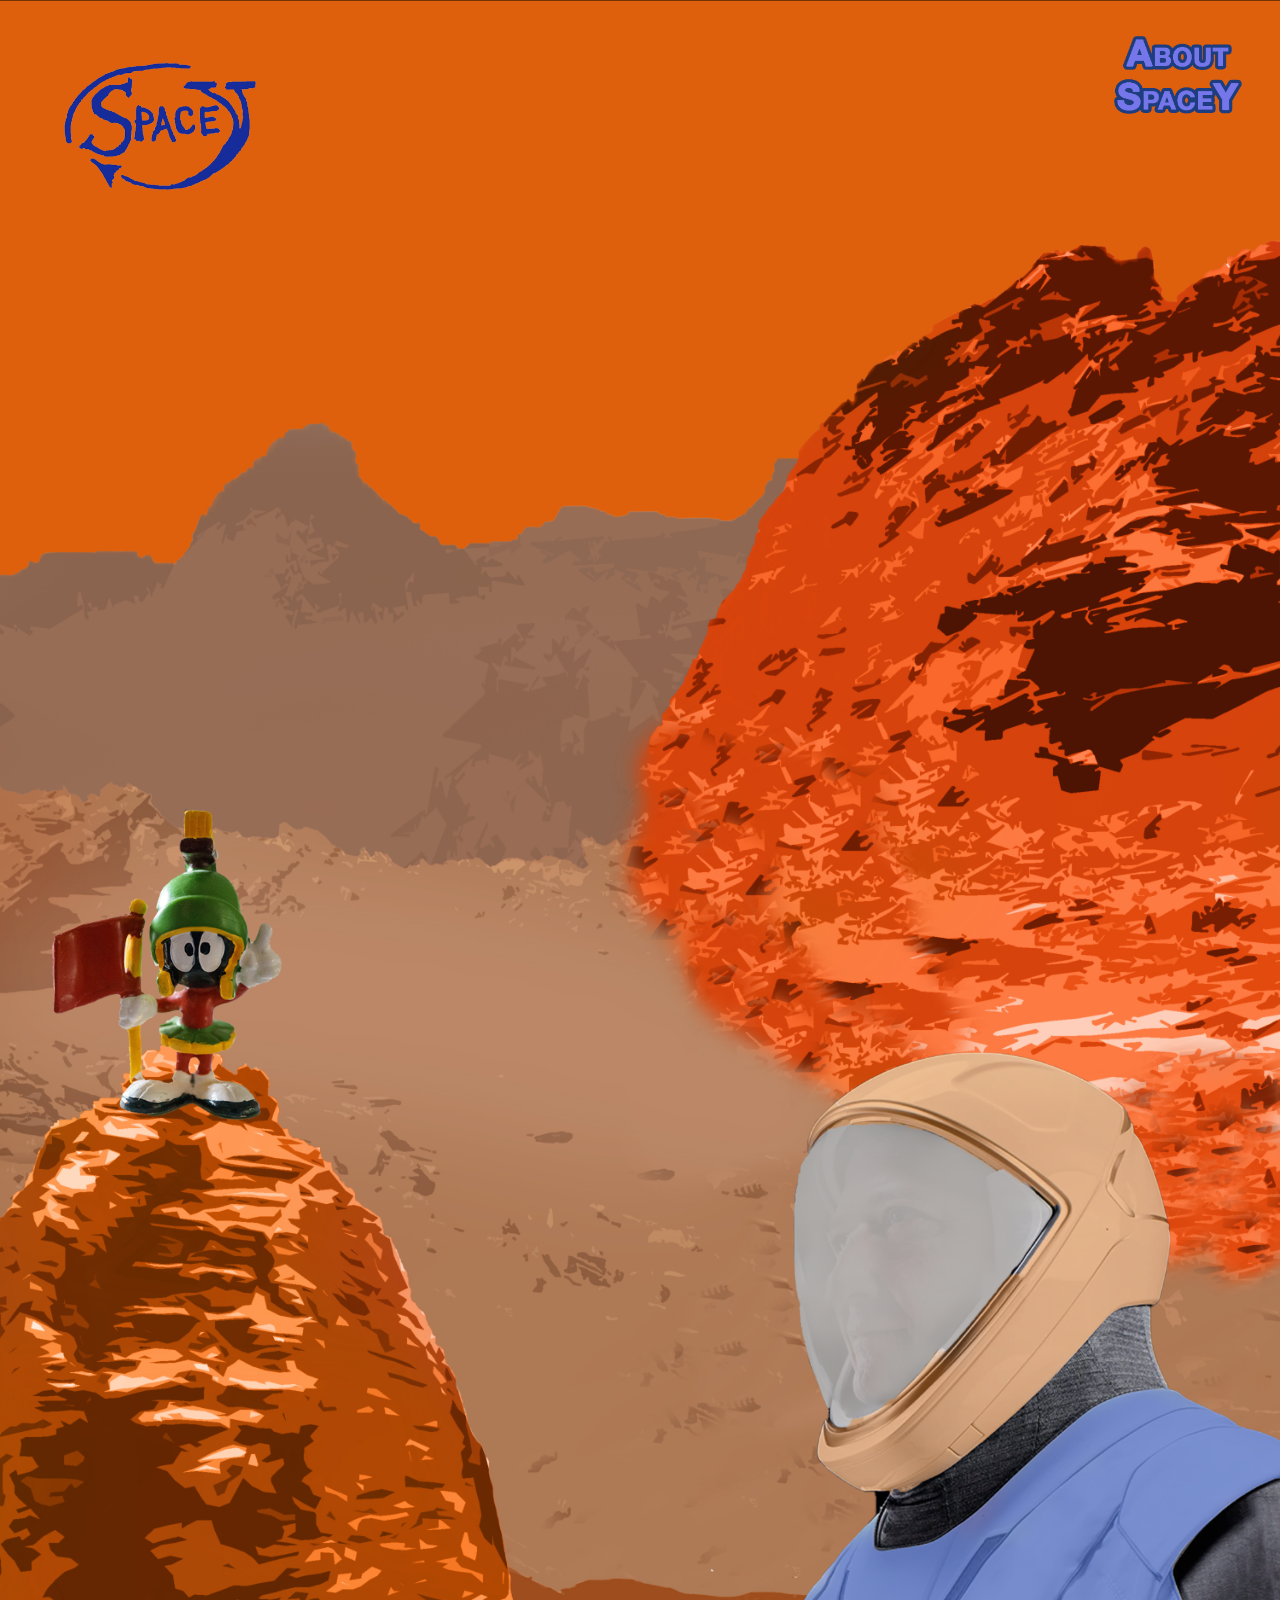
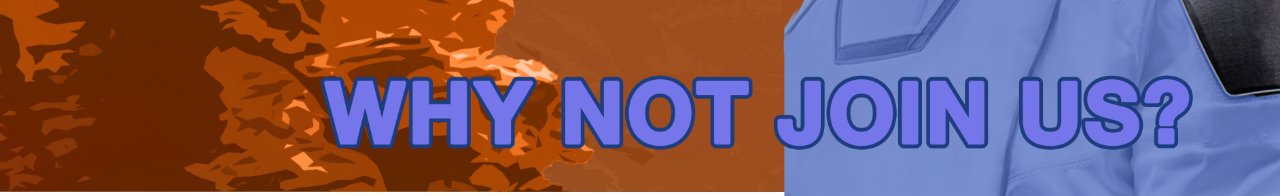
<file: index.html>
<!doctype html>
<html>
<head>
<meta charset="UTF-8">
<title>SpaceY</title>
<link href="styles.css" rel="stylesheet" type="text/css">
</head>

<body>
<div id="container"> 
    <img class="main" src="images/Project2_background.jpg" alt="Mars Background"/> 
    <img class="marvins" src="images/L_Marvin.png" onClick="PlaySound('audio_01')" onMouseOver="this.src='images/L_MarvinElonLogo.png'" onMouseOut="this.src='images/L_Marvin.png'"/> 
    <img class="logo" src="images/SpaceY_logo_01.png" OnMouseOver="this.src='images/SpaceY_logo_02.png'" OnMouseOut="this.src='images/SpaceY_logo_03.png'"/>
  <a href="aboutus.html"><img class="about" src="images/AboutUs.png"/></a> 
    <a href="whynotjoinus.html"> <img class="astro2" src="images/AstronautHead_WithJoin.png"/> </a> 
    
</div>

    <audio id="audio_01" >
  <source src="audio/marvin_01_inthenameofmars.mp3" type="audio/mp3">
</audio>

<script>   
    function PlaySound(sound) {
        var thissound=document.getElementById(sound);
        thissound.play();  
    }

</script>
</body>
</html>
</file>
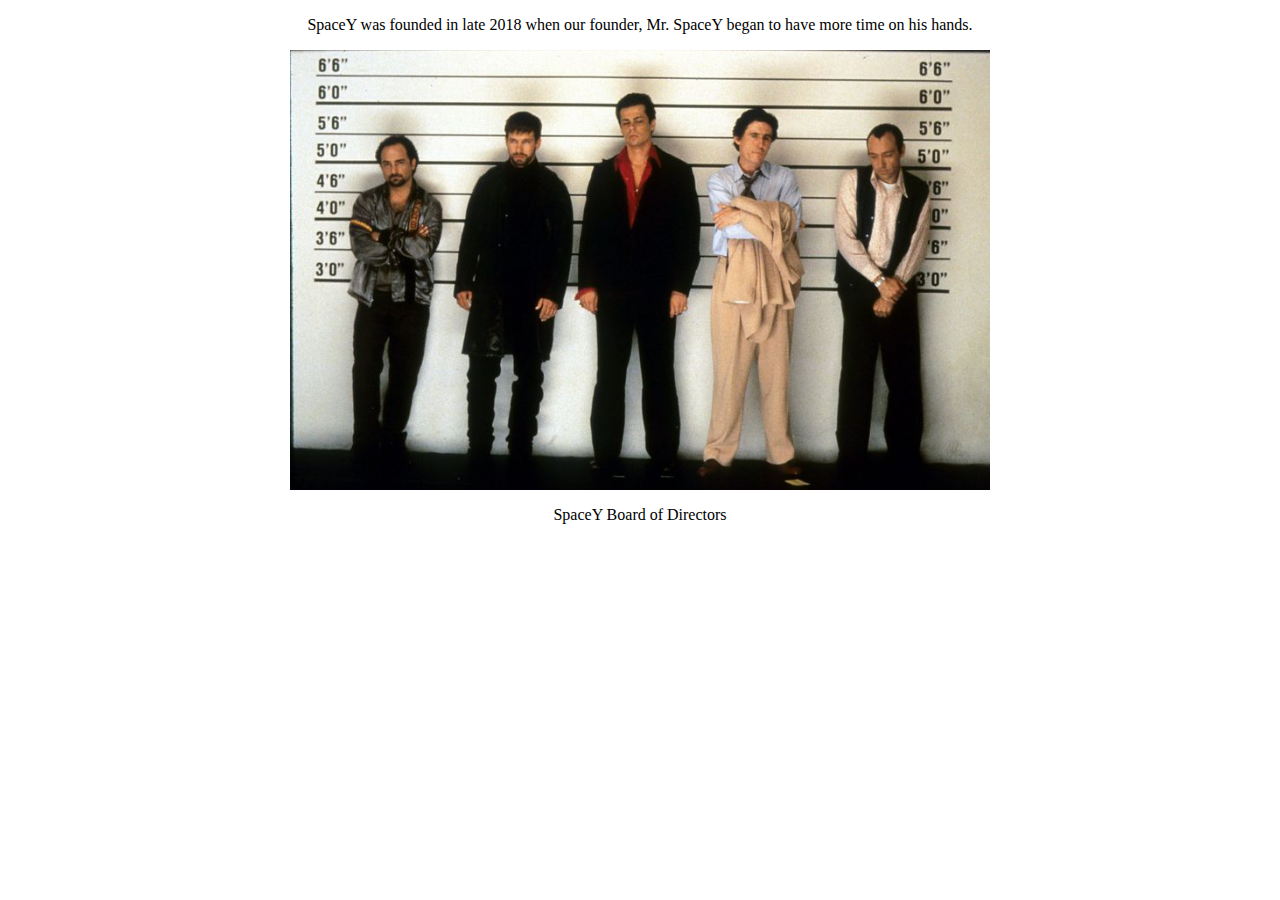
<file: aboutus.html>
<!doctype html>
<html>
<head>
<meta charset="UTF-8">
<title>SpaceY Beginnings</title>
<style type="text/css">
    p {text-align: center}
    
    img {
        display: block;
        margin-left: auto;
        margin-right: auto;
    }
</style>
</head>
<body>
<p>SpaceY was founded in late 2018 when our founder, Mr. SpaceY began to have more time on his hands.</p> 
<img src="images/kevinandfriends.jpg" alt="The Guys" width="700" height="440" title="Our Board of Directors"/>
<p>SpaceY Board of Directors</p>
</body>
</html>
</file>
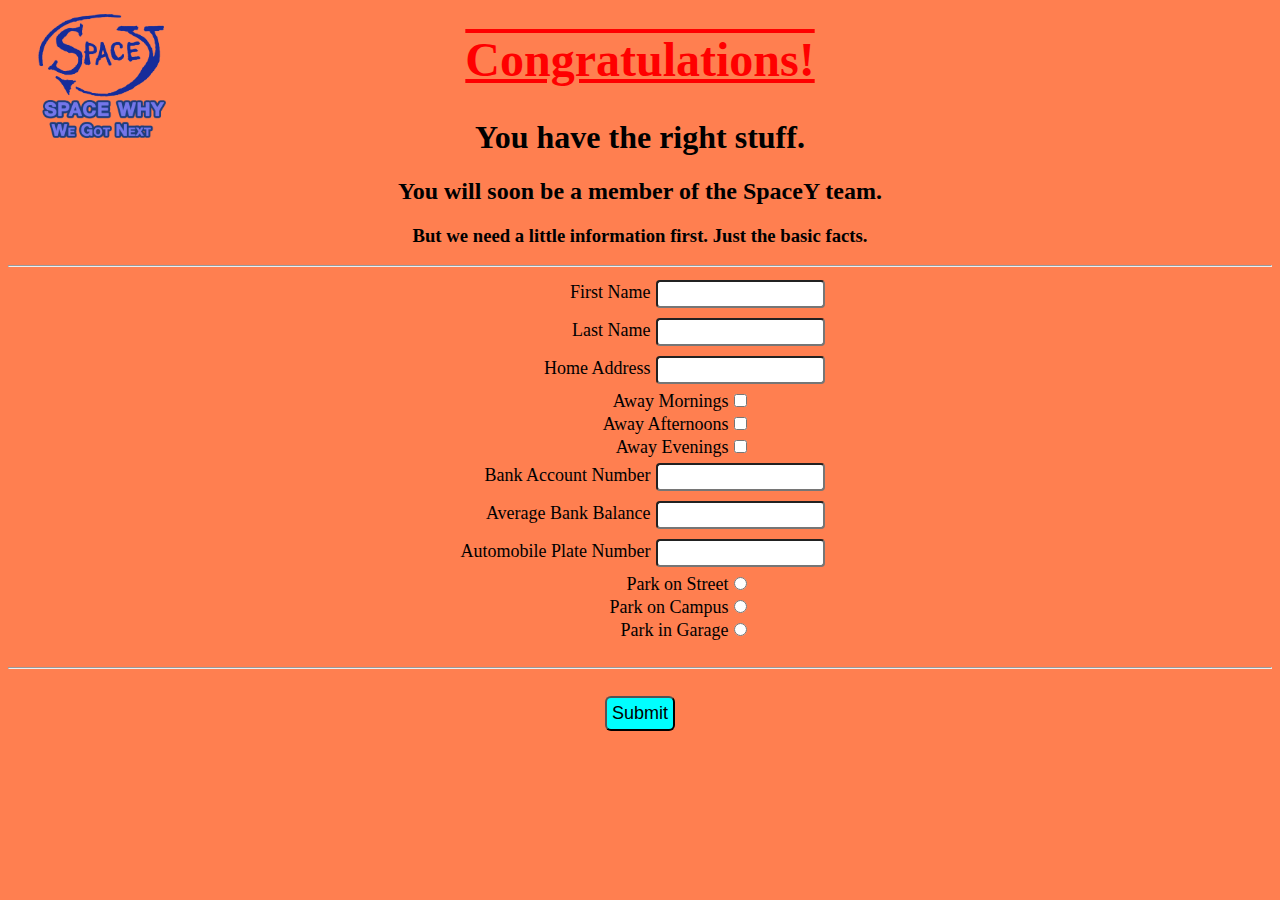
<file: amiin.html>
<!doctype html>
<html>
<head>
<meta charset="UTF-8">
<title>Congratulations!</title>
<link href="amiin.css" rel="stylesheet" type="text/css">
</head>

<body>
<a href="index.html"><img class="logo" src="images/SpaceY_logo_03.png"/></a>
<h1 style="font-size: 48px; color: red; text-decoration: underline overline;">Congratulations!</h1>
<h1>You have the right stuff.</h1>
<h2>You will soon be a member of the SpaceY team.</h2>
<h3>But we need a little information first. Just the basic facts.</h3>
<div>
  
  <hr>
  <form action="index.html">
    
      <label for="fname">First Name</label><input type="text" id="fname" name="fname"><br>
      <label for="lname">Last Name</label><input type="text" id="lname" name="lname"><br>
      <label for="address">Home Address</label><input type="text" id="address" name="address"><br>
      
      <label for="morning">Away Mornings</label><input type="checkbox" id="morning" name="away" value="morning"><br>
      <label for="afternoon">Away Afternoons</label><input type="checkbox" id="afternoon" name="away" value="afternoon"><br>
      <label for="evening">Away Evenings</label><input type="checkbox" id="evening" name="away" value="evening"><br>
      
      <label for="bank">Bank Account Number</label><input type="text" id="bank" name="bank"><br>
      <label for="balance">Average Bank Balance</label><input type="text" id="balance" name="balance"><br>
  
      <label for="autoplates">Automobile Plate Number</label><input type="text" id="autoplates" name="autoplates"><br>
      <label for="street">Park on Street</label><input type="radio" id="street" name="park" value="street"><br>
      <label for="campus">Park on Campus</label><input type="radio" id="campus" name="park" value="campus"><br>
      <label for="garage">Park in Garage</label><input type="radio" id="garage" name="park" value="garage"><br><br>
      
        <hr>
      <br><input type="submit" value="Submit" />
  </form>
  <br>
</div>
</body>
</html>
</file>
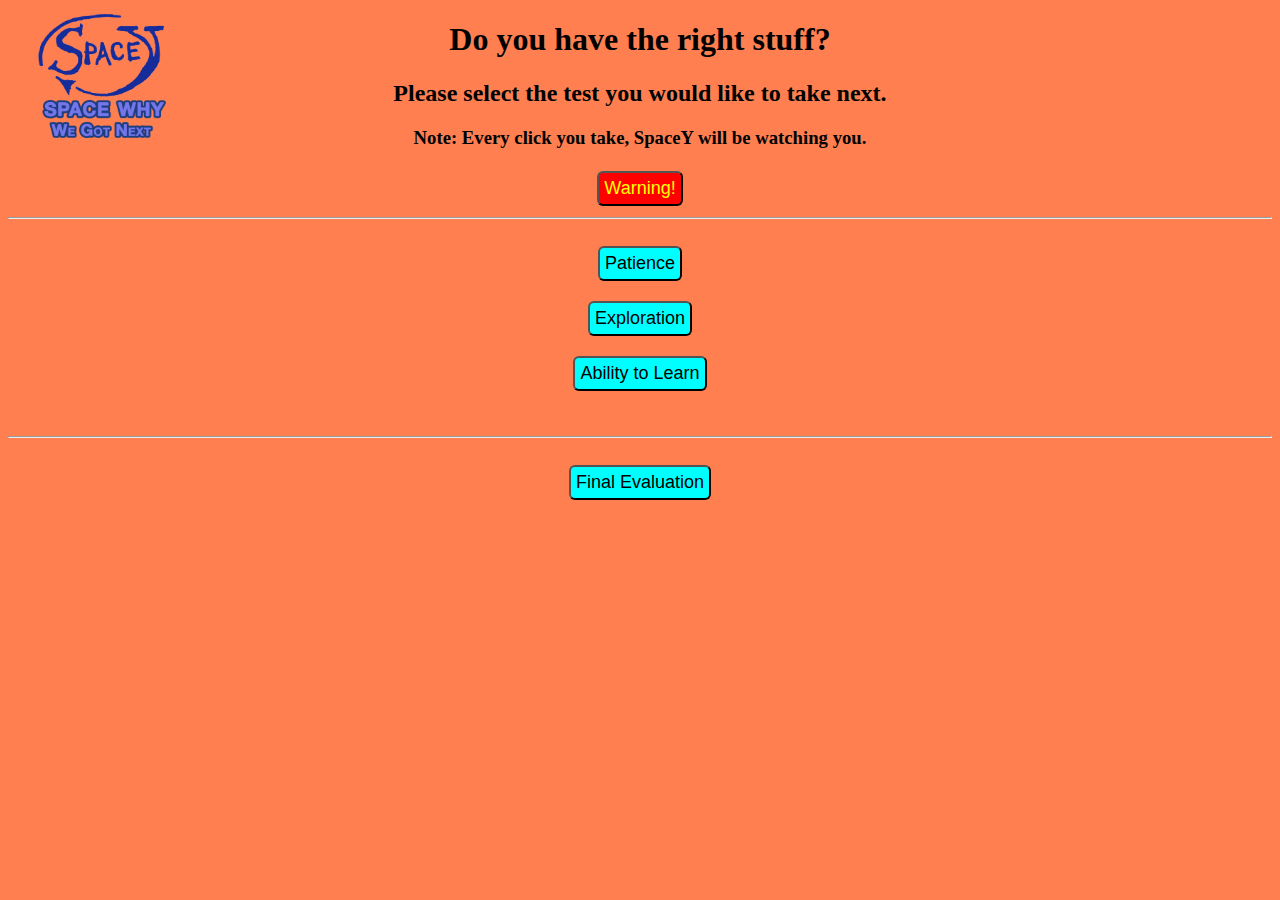
<file: whynotjoinus.html>
<!doctype html>
<html>
<head>
<meta charset="UTF-8">
<title>Why Not Join Us</title>
<link href="whynotjoinus.css" rel="stylesheet" type="text/css">
</head>

<body>
<a href="index.html"><img class="logo" src="images/SpaceY_logo_03.png"/></a>
<h1>Do you have the right stuff?</h1>
<h2>Please select the test you would like to take next.</h2>
<h3>Note: Every click you take, SpaceY will be watching you.</h3>
<div>
  <button type="button" onclick="alert('SpaceY is logging your every choice.')">Warning!</button>
  <hr>
  <br>
  <form action="q/q1.html">
    <input type="submit" value="Patience" />
  </form>
  <br>
  <form action="q/q2.html">
    <input type="submit" value="Exploration" />
  </form>
  <br>
  <form action="q/q3.html">
    <input type="submit" value="Ability to Learn" />
  </form>
  <br>
    
    <br><hr><br>
    <form action="amiin.html">
    <input type="submit" value="Final Evaluation" />
  </form>
  <br>
</div>
</body>
</html>
</file>
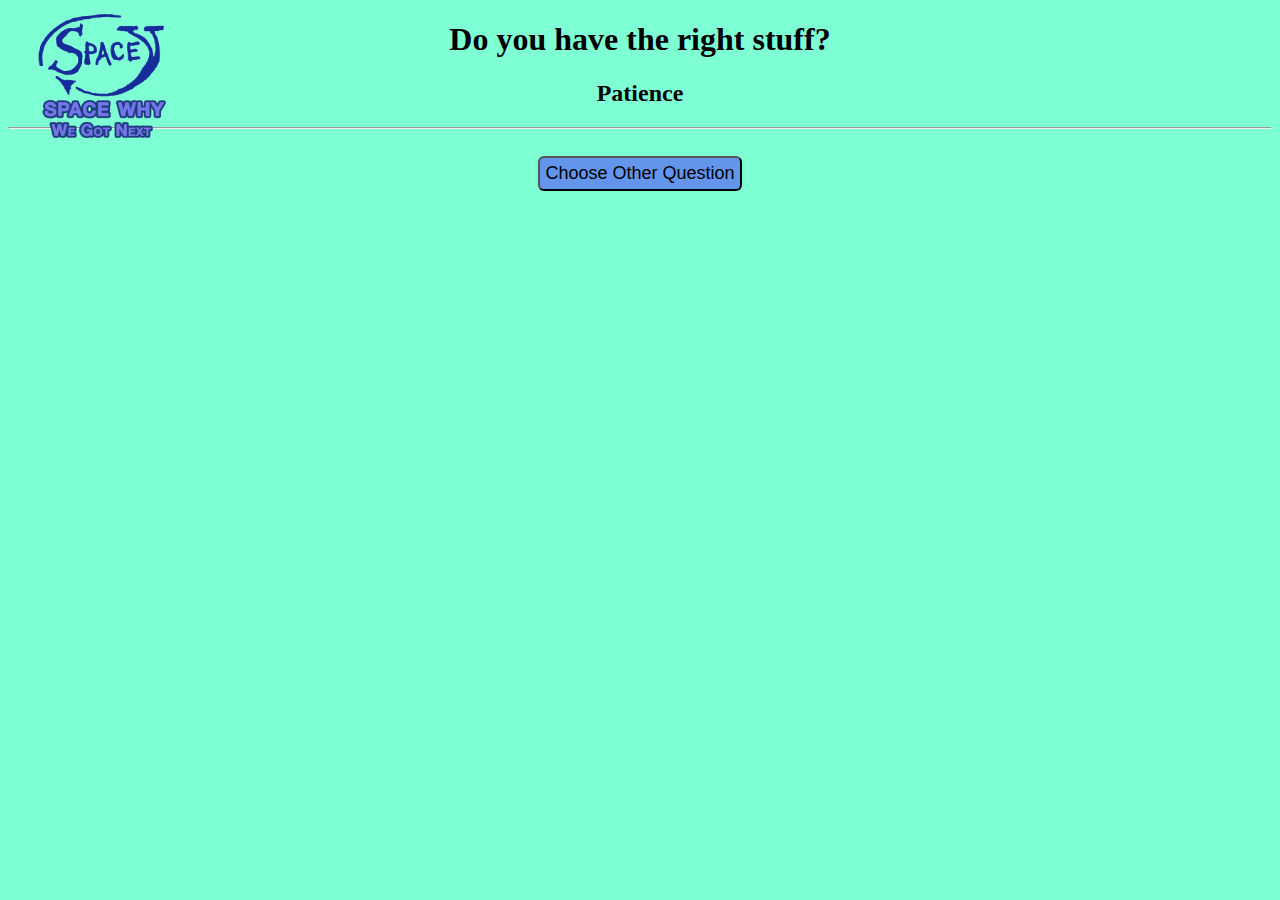
<file: q/q1.html>
<!doctype html>
<html>
<head>
<meta charset="UTF-8">
<title>Patience</title>
<link href="questions.css" rel="stylesheet" type="text/css">
</head>

<body style="background-color: aquamarine">
<a href="../index.html"><img class="logo" src="../images/SpaceY_logo_03.png"/></a>
<h1>Do you have the right stuff?</h1>
<h2>Patience</h2>
<hr><br>

<footer>
<form action="../whynotjoinus.html"><input type="submit" value="Choose Other Question" />
</footer>
    
</body>
</html>
</file>
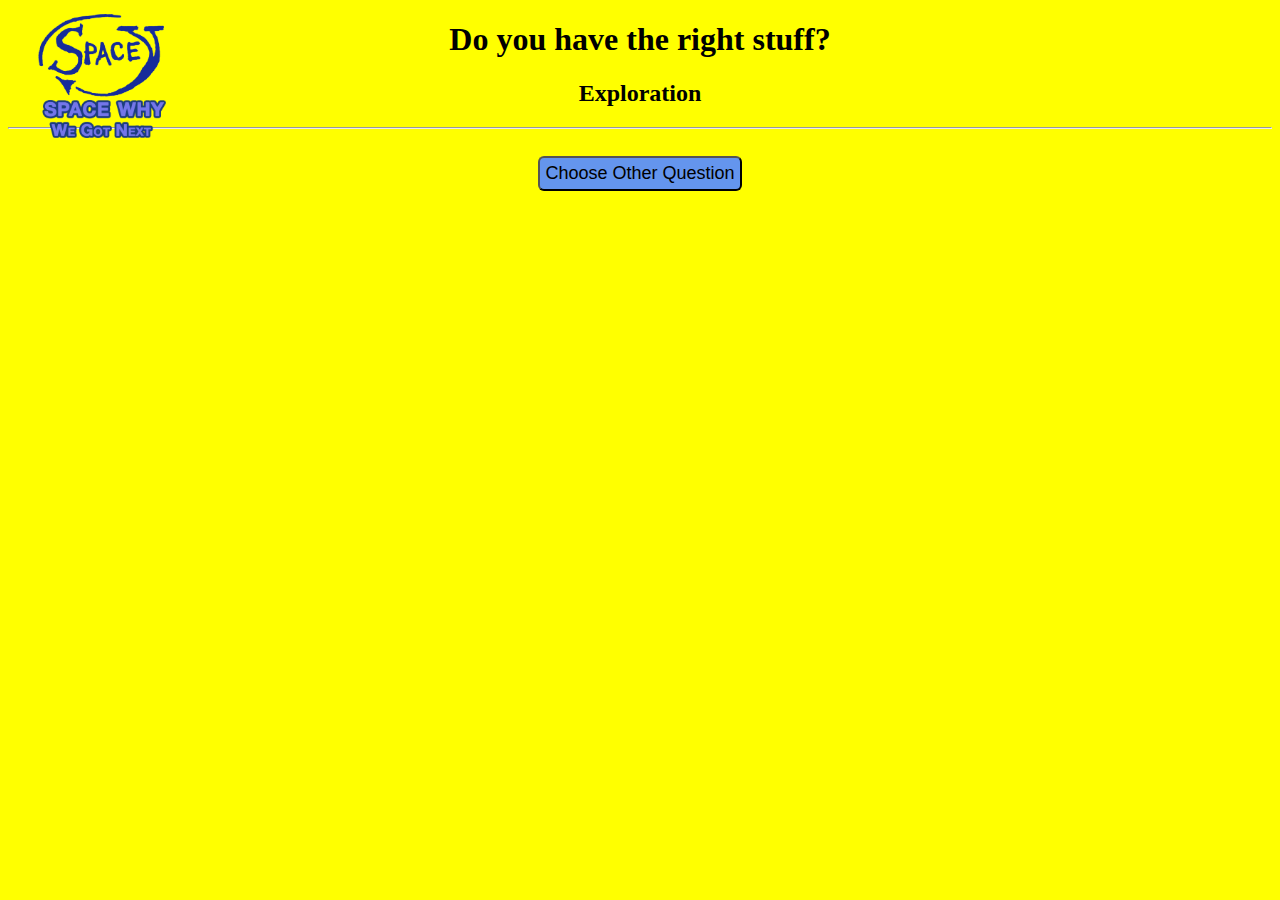
<file: q/q2.html>
<!doctype html>
<html>
<head>
<meta charset="UTF-8">
<title>Exploration</title>
<link href="questions.css" rel="stylesheet" type="text/css">
</head>

<body  style="background-color: yellow">
<h1>Do you have the right stuff?</h1>
<h2>Exploration</h2>
<hr><br>

<a href="../index.html"><img class="logo" src="../images/SpaceY_logo_03.png"/></a>


    
<footer>
<form action="../whynotjoinus.html"><input type="submit" value="Choose Other Question" />
</footer>
    
</body>
</html>
</file>
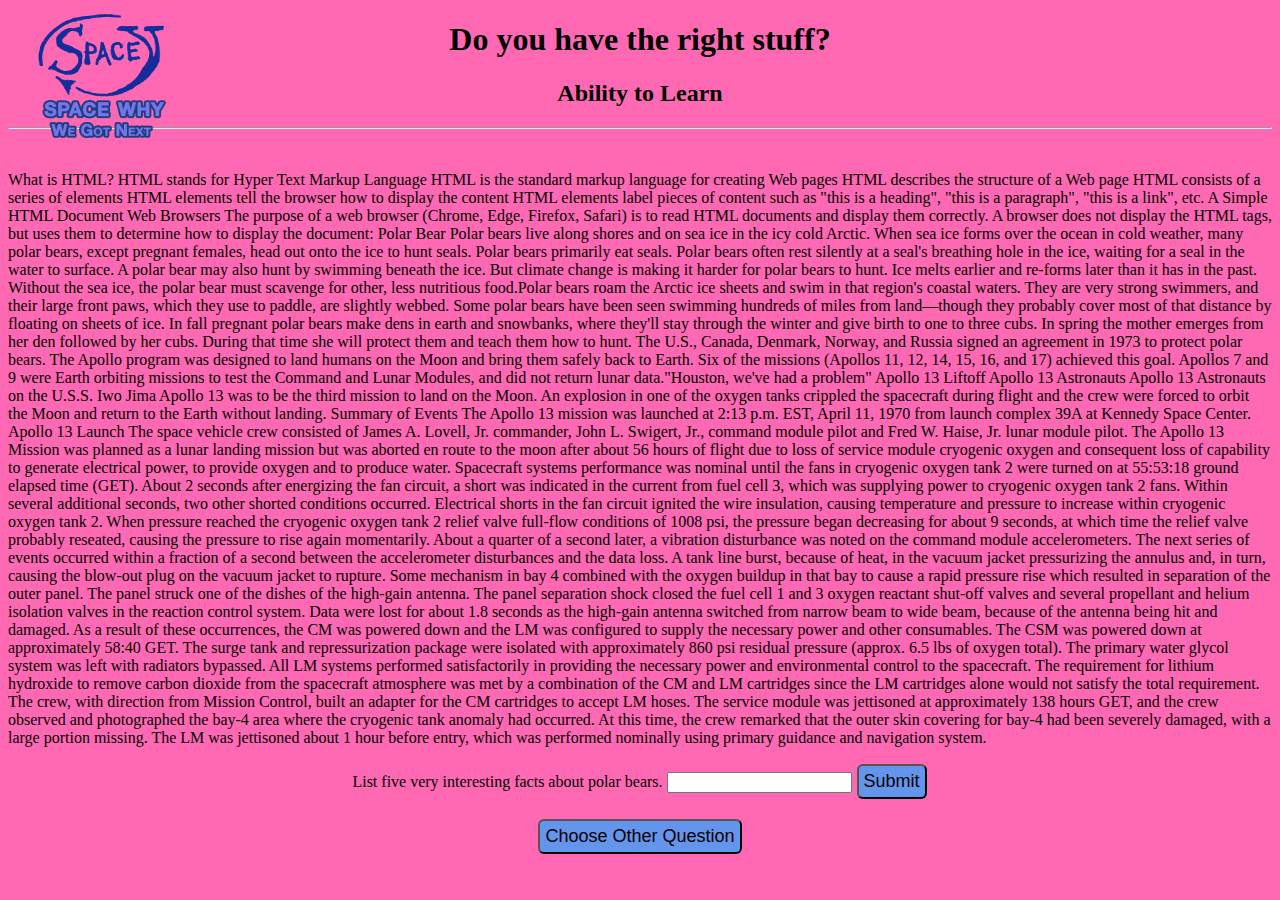
<file: q/q3.html>
<!doctype html>
<html>
<head>
<meta charset="UTF-8">
<title>Ability to Learn</title>
<link href="questions.css" rel="stylesheet" type="text/css">
<script src="../jQueryAssets/jquery-1.11.1.min.js"></script>
<script src="../jQueryAssets/jquery-ui-effects.custom.min.js"></script>
<script type="text/javascript">
function MM_DW_effectShake(obj,method,effect,direction,distance,times,speed)
{
    obj[method](effect, {direction:direction,distance:distance,times:times}, speed);
}
</script>
</head>

<body  style="background-color: hotpink">
<header>
  <h1>Do you have the right stuff?</h1>
  <h2>Ability to Learn</h2>
  <hr><br>
  <a href="../index.html"><img class="logo" src="../images/SpaceY_logo_03.png"/></a>
</header>
    
<p onMouseOver="MM_DW_effectShake($(this),'effect','shake','left',20,3,1000)">
  What is HTML?
HTML stands for Hyper Text Markup Language
HTML is the standard markup language for creating Web pages
HTML describes the structure of a Web page
HTML consists of a series of elements
HTML elements tell the browser how to display the content
HTML elements label pieces of content such as "this is a heading", "this is a paragraph", "this is a link", etc.
A Simple HTML Document
    Web Browsers
The purpose of a web browser (Chrome, Edge, Firefox, Safari) is to read HTML documents and display them correctly.
A browser does not display the HTML tags, but uses them to determine how to display the document:
    Polar Bear
Polar bears live along shores and on sea ice in the icy cold Arctic. When sea ice forms over the ocean in cold weather, many polar bears, except pregnant females, head out onto the ice to hunt seals.
    Polar bears primarily eat seals. Polar bears often rest silently at a seal's breathing hole in the ice, waiting for a seal in the water to surface. A polar bear may also hunt by swimming beneath the ice. But climate change is making it harder for polar bears to hunt. Ice melts earlier and re-forms later than it has in the past. Without the sea ice, the polar bear must scavenge for other, less nutritious food.Polar bears roam the Arctic ice sheets and swim in that region's coastal waters. They are very strong swimmers, and their large front paws, which they use to paddle, are slightly webbed. Some polar bears have been seen swimming hundreds of miles from land—though they probably cover most of that distance by floating on sheets of ice.
In fall pregnant polar bears make dens in earth and snowbanks, where they'll stay through the winter and give birth to one to three cubs. In spring the mother emerges from her den followed by her cubs. During that time she will protect them and teach them how to hunt. The U.S., Canada, Denmark, Norway, and Russia signed an agreement in 1973 to protect polar bears.
    The Apollo program was designed to land humans on the Moon and bring them safely back to Earth. Six of the missions (Apollos 11, 12, 14, 15, 16, and 17) achieved this goal. Apollos 7 and 9 were Earth orbiting missions to test the Command and Lunar Modules, and did not return lunar data."Houston, we've had a problem"
Apollo 13 Liftoff
Apollo 13 Astronauts
Apollo 13 Astronauts on the U.S.S. Iwo Jima
Apollo 13 was to be the third mission to land on the Moon. An explosion in one of the oxygen tanks crippled the spacecraft during flight and the crew were forced to orbit the Moon and return to the Earth without landing.
Summary of Events
The Apollo 13 mission was launched at 2:13 p.m. EST, April 11, 1970 from launch complex 39A at Kennedy Space Center. Apollo 13 Launch The space vehicle crew consisted of James A. Lovell, Jr. commander, John L. Swigert, Jr., command module pilot and Fred W. Haise, Jr. lunar module pilot.
The Apollo 13 Mission was planned as a lunar landing mission but was aborted en route to the moon after about 56 hours of flight due to loss of service module cryogenic oxygen and consequent loss of capability to generate electrical power, to provide oxygen and to produce water.
Spacecraft systems performance was nominal until the fans in cryogenic oxygen tank 2 were turned on at 55:53:18 ground elapsed time (GET). About 2 seconds after energizing the fan circuit, a short was indicated in the current from fuel cell 3, which was supplying power to cryogenic oxygen tank 2 fans. Within several additional seconds, two other shorted conditions occurred.
Electrical shorts in the fan circuit ignited the wire insulation, causing temperature and pressure to increase within cryogenic oxygen tank 2. When pressure reached the cryogenic oxygen tank 2 relief valve full-flow conditions of 1008 psi, the pressure began decreasing for about 9 seconds, at which time the relief valve probably reseated, causing the pressure to rise again momentarily. About a quarter of a second later, a vibration disturbance was noted on the command module accelerometers.
The next series of events occurred within a fraction of a second between the accelerometer disturbances and the data loss. A tank line burst, because of heat, in the vacuum jacket pressurizing the annulus and, in turn, causing the blow-out plug on the vacuum jacket to rupture. Some mechanism in bay 4 combined with the oxygen buildup in that bay to cause a rapid pressure rise which resulted in separation of the outer panel. The panel struck one of the dishes of the high-gain antenna. The panel separation shock closed the fuel cell 1 and 3 oxygen reactant shut-off valves and several propellant and helium isolation valves in the reaction control system. Data were lost for about 1.8 seconds as the high-gain antenna switched from narrow beam to wide beam, because of the antenna being hit and damaged.
As a result of these occurrences, the CM was powered down and the LM was configured to supply the necessary power and other consumables.
The CSM was powered down at approximately 58:40 GET. The surge tank and repressurization package were isolated with approximately 860 psi residual pressure (approx. 6.5 lbs of oxygen total). The primary water glycol system was left with radiators bypassed.
All LM systems performed satisfactorily in providing the necessary power and environmental control to the spacecraft. The requirement for lithium hydroxide to remove carbon dioxide from the spacecraft atmosphere was met by a combination of the CM and LM cartridges since the LM cartridges alone would not satisfy the total requirement. The crew, with direction from Mission Control, built an adapter for the CM cartridges to accept LM hoses.
The service module was jettisoned at approximately 138 hours GET, and the crew observed and photographed the bay-4 area where the cryogenic tank anomaly had occurred. At this time, the crew remarked that the outer skin covering for bay-4 had been severely damaged, with a large portion missing. The LM was jettisoned about 1 hour before entry, which was performed nominally using primary guidance and navigation system.    
</p>

<form action="../whynotjoinus.html">
  <label for="ability">List five very interesting facts about polar bears.</label>
  <input type="text" id="ability" name="ability" value="">
  <input  type="submit" value="Submit">
</form>
    
<!--Input text box to input what was just read-->
<footer>
<br>
<form action="../whynotjoinus.html"><input type="submit" value="Choose Other Question" />
</footer>
    
</body>
</html>
</file>
<file: styles.css>
@charset "UTF-8";
body {
  padding: 0;
  margin: 0;
}
#container {
  margin: 0;
  position: absolute;
}
.main {
  height: auto;
  width: 100%; /*of the size of the browser*/
}
.marvins {
  display: block;
  position: absolute;
  height: auto;
  width: 18%;
  left: 4%;
  top: 45%;
}
.about {
  display: block;
  position: absolute;
  height: auto;
  width: 10%;
  right: 3%;
  top: 2%;
}
.logo {
  display: block;
  position: absolute;
  height: auto;
  width: 15%;
  left: 5%;
  top: 3.5%;
}
.astro1 {
  display: block;
  position: absolute;
  height: auto;
  width: 40%;
  right: 0%;
  bottom: 0%;
}
.astro2 {
  display: block;
  position: absolute;
  height: auto;
  width: 75%;
  right: 0%;
  bottom: 0%;
}
</file>
<file: amiin.css>
@charset "UTF-8";
h1, h2, h3, div {
  text-align: center
}
body {background-color: coral}

input[type=submit] {
  font-size: 18px;
  background-color: aqua;
  margin: 1px;
  padding: 5px;
  border-radius: 6px;
}

input {
    padding: 5px;
    font-size: 12px;
    border-radius: 4px;
    margin: 5px;
}

label {
    width: 200px;
    display: inline-block;
    text-align: right;
    font-size: 18px;
}

.logo {
  display: block;
  position: absolute;
  height: auto;
  width: 10%;
  left: 3%;
  top: 1.5%;
}
</file>
<file: whynotjoinus.css>
@charset "UTF-8";
h1, h2, h3, div {
  text-align: center
}
body {background-color: coral}
input[type=submit] {
  font-size: 18px;
  background-color: aqua;
  margin: 1px;
  padding: 5px;
  border-radius: 6px;
}
button {
  background-color: red;
  color: yellow;
  font-size: 18px;
  padding: 5px;
  border-radius: 6px;
  margin: 3px;
}
.logo {
  display: block;
  position: absolute;
  height: auto;
  width: 10%;
  left: 3%;
  top: 1.5%;
}
</file>
<file: q/questions.css>
@charset "UTF-8";
h1, h2, form {
  text-align: center
}
.logo {
  display: block;
  position: absolute;
  height: auto;
  width: 10%;
  left: 3%;
  top: 1.5%;
}
input[type=submit] {
  font-size: 18px;
  background-color: cornflowerblue;
  margin: 1px;
  padding: 5px;
  border-radius: 6px;
}
</file>
